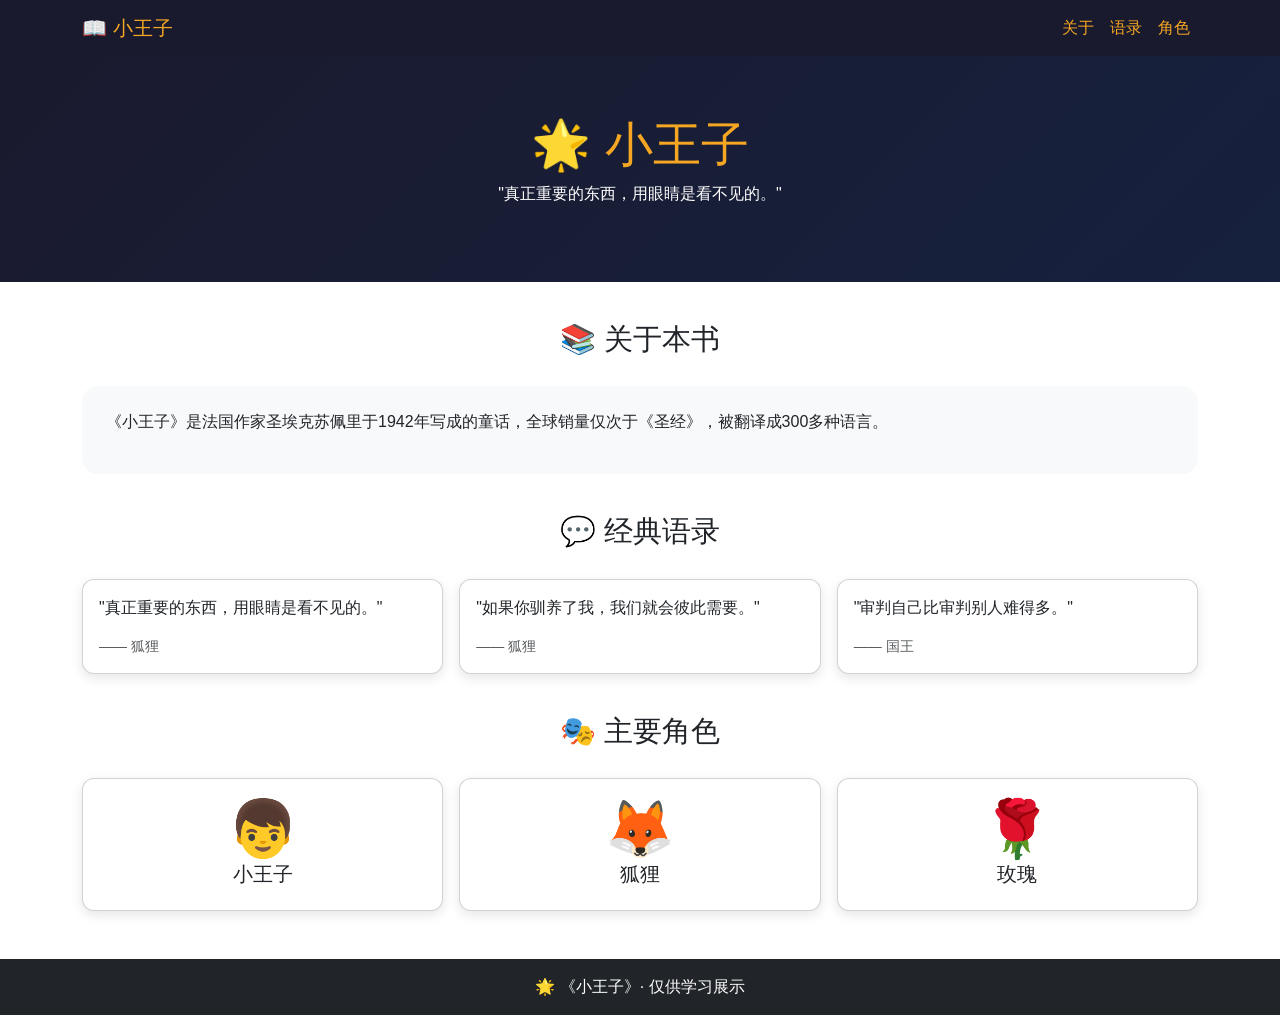
<file: book-project/index.html>
<!DOCTYPE html>
<html lang="zh-CN">
<head>
    <meta charset="UTF-8">
    <meta name="viewport" content="width=device-width, initial-scale=1.0">
    <title>《小王子》推荐</title>
    <link href="https://cdn.jsdelivr.net/npm/bootstrap@5.3.0/dist/css/bootstrap.min.css" rel="stylesheet">
    <link href="css/style.css" rel="stylesheet">
</head>
<body>

<nav class="navbar navbar-expand-lg">
    <div class="container">
        <a class="navbar-brand" href=" ">📖 小王子</a >
        <button class="navbar-toggler" data-bs-toggle="collapse" data-bs-target="#nav">
            <span class="navbar-toggler-icon"></span>
        </button>
        <div class="collapse navbar-collapse" id="nav">
            <ul class="navbar-nav ms-auto">
                <li class="nav-item"><a class="nav-link" href="#about">关于</a ></li>
                <li class="nav-item"><a class="nav-link" href="#quotes">语录</a ></li>
                <li class="nav-item"><a class="nav-link" href="#characters">角色</a ></li>
            </ul>
        </div>
    </div>
</nav>

<section class="hero">
    <h1>🌟 小王子</h1>
    <p>"真正重要的东西，用眼睛是看不见的。"</p >
</section>

<section id="about" class="container">
    <h2 class="section-title">📚 关于本书</h2>
    <div class="bg-light p-4 rounded-4">
        <p>《小王子》是法国作家圣埃克苏佩里于1942年写成的童话，全球销量仅次于《圣经》，被翻译成300多种语言。</p >
    </div>
</section>

<section id="quotes" class="container">
    <h2 class="section-title">💬 经典语录</h2>
    <div class="row g-3">
        <div class="col-md-4">
            <div class="card p-3">
                <p>"真正重要的东西，用眼睛是看不见的。"</p >
                <small class="text-muted">—— 狐狸</small>
            </div>
        </div>
        <div class="col-md-4">
            <div class="card p-3">
                <p>"如果你驯养了我，我们就会彼此需要。"</p >
                <small class="text-muted">—— 狐狸</small>
            </div>
        </div>
        <div class="col-md-4">
            <div class="card p-3">
                <p>"审判自己比审判别人难得多。"</p >
                <small class="text-muted">—— 国王</small>
            </div>
        </div>
    </div>
</section>

<section id="characters" class="container">
    <h2 class="section-title">🎭 主要角色</h2>
    <div class="row g-3">
        <div class="col-4 col-md-4">
            <div class="card text-center p-3">
                <div class="display-4">👦</div>
                <h5>小王子</h5>
            </div>
        </div>
        <div class="col-4 col-md-4">
            <div class="card text-center p-3">
                <div class="display-4">🦊</div>
                <h5>狐狸</h5>
            </div>
        </div>
        <div class="col-4 col-md-4">
            <div class="card text-center p-3">
                <div class="display-4">🌹</div>
                <h5>玫瑰</h5>
            </div>
        </div>
    </div>
</section>

<footer class="bg-dark text-white text-center py-3 mt-5">
    <p class="mb-0">🌟 《小王子》· 仅供学习展示</p >
</footer>
<script src="https://cdn.jsdelivr.net/npm/bootstrap@5.3.0/dist/js/bootstrap.bundle.min.js"></script>
</body>
</html>
</file>
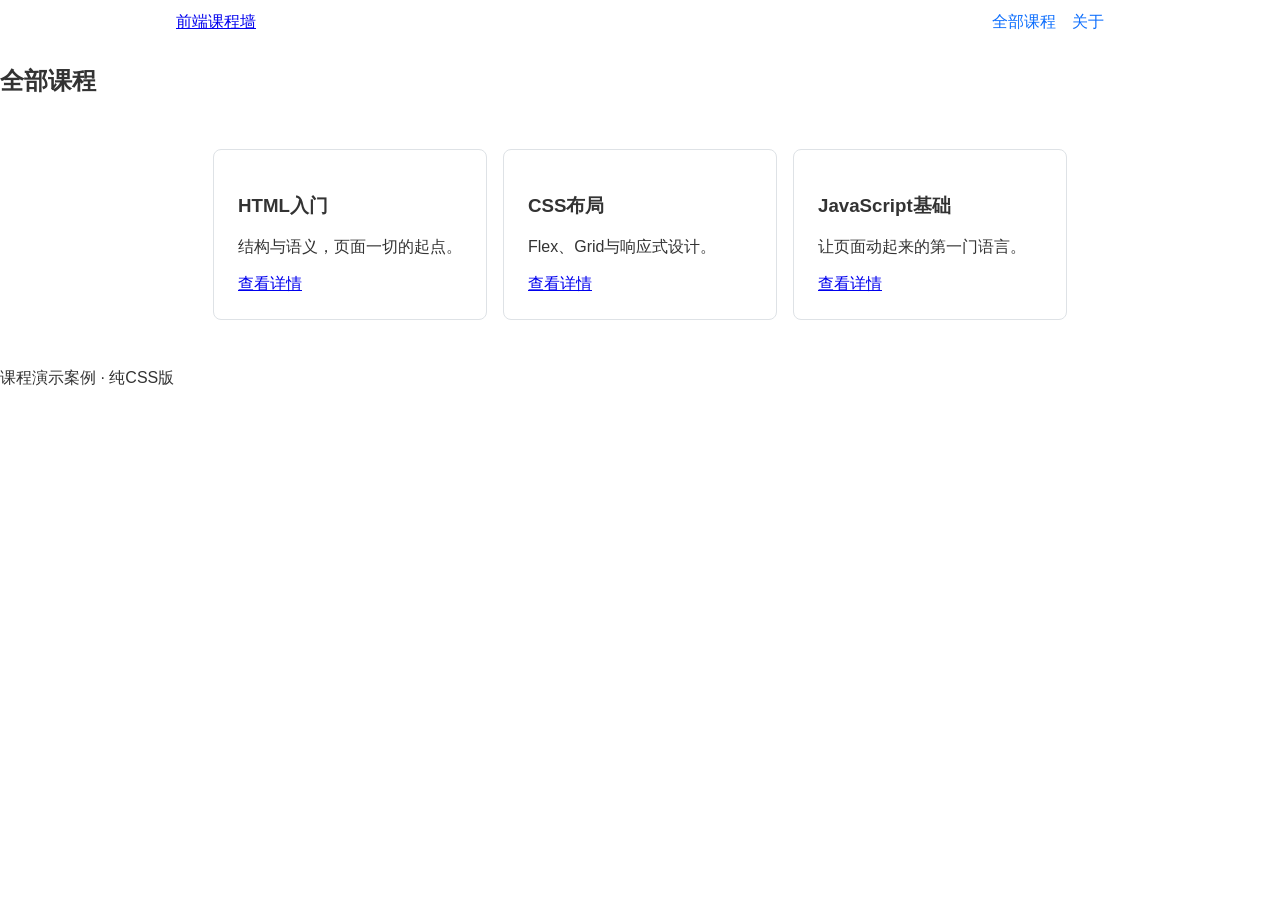
<file: courses-page/index.html>
<!DOCTYPE html>
<html lang="zh-CN">
<head>
  <meta charset="UTF-8">
  <meta name="viewport" content="width=device-width, initial-scale=1.0">
  <title>课程展示</title>
  <link rel="stylesheet" href="css/courses.css">
</head>
<body>
  <header class="site-header">
    <div class="nav-wrap">
      <a class="logo" href="#">前端课程墙</a>
      <nav class="main-nav">
        <a href="#courses">全部课程</a>
        <a href="#about">关于</a>
      </nav>
    </div>
  </header>
  <main>
    <section id="courses">
      <h2>全部课程</h2>
      <div class="card-grid">
      <div class="card-grid">
  <article class="course-card">
    <h3>HTML入门</h3>
    <p>结构与语义，页面一切的起点。</p>
    <a href="#">查看详情</a>
  </article>
  <article class="course-card">
    <h3>CSS布局</h3>
    <p>Flex、Grid与响应式设计。</p>
    <a href="#">查看详情</a>
  </article>
  <article class="course-card">
    <h3>JavaScript基础</h3>
    <p>让页面动起来的第一门语言。</p>
    <a href="#">查看详情</a>
  </article>
</div>

      </div>
    </section>
  </main>
  <footer><p>课程演示案例 · 纯CSS版</p></footer>
</body>
</html>
</file>
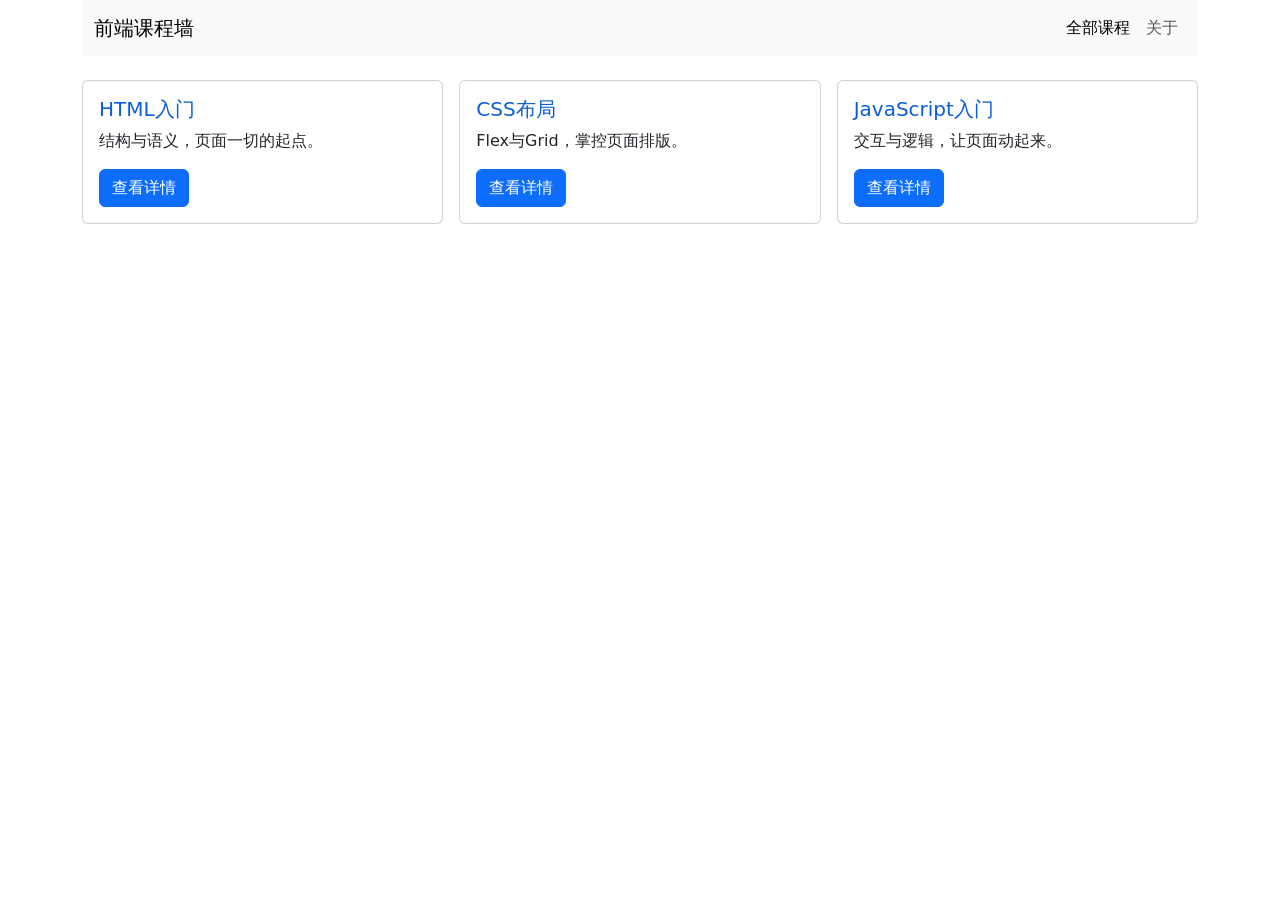
<file: courses-page/bootstrap.html>
<!DOCTYPE html>
<html lang="zh-CN">
<head>
 	 <meta charset="UTF-8">
  	<meta name="viewport" content="width=device-width, initial-scale=1.0">
	<title>课程展示-Bootstrap版</title>
	<link href="https://cdn.jsdelivr.net/npm/bootstrap@5.3.0/dist/css/bootstrap.min.css" rel="stylesheet">
	<link href="css/override.css" rel="stylesheet">
	</head>
	<body>
<div class="container">
  <nav class="navbar navbar-expand-md bg-body-tertiary mb-4">
    <div class="container">
      <a class="navbar-brand" href="#">前端课程墙</a>
      <div class="navbar-nav">
        <a class="nav-link active" href="#">全部课程</a>
        <a class="nav-link" href="#">关于</a>
      </div>
    </div>
  </nav>
<div class="row g-3">
    <div class="col-md-6 col-lg-4">
      <div class="card">
        <div class="card-body">
          <h5 class="card-title">HTML入门</h5>
          <p class="card-text">结构与语义，页面一切的起点。</p>
          <a href="#" class="btn btn-primary">查看详情</a>
        </div>
      </div>
    </div>
<div class="col-md-6 col-lg-4">
      <div class="card">
        <div class="card-body">
          <h5 class="card-title">CSS布局</h5>
          <p class="card-text">Flex与Grid，掌控页面排版。</p>
          <a href="#" class="btn btn-primary">查看详情</a>
        </div>
      </div>
    </div>
<div class="col-md-6 col-lg-4">
      <div class="card">
        <div class="card-body">
          <h5 class="card-title">JavaScript入门</h5>
          <p class="card-text">交互与逻辑，让页面动起来。</p>
          <a href="#" class="btn btn-primary">查看详情</a>
        </div>
      </div>
    </div>
 </div>
</div>
</body>
</html>
</file>
<file: book-project/css/style.css>
* { margin: 0; padding: 0; box-sizing: border-box; }
body { font-family: "Microsoft YaHei", sans-serif; }

.navbar { background: #1a1a2e !important; }
.navbar-brand, .nav-link { color: #f5a623 !important; }

.hero {
    background: linear-gradient(135deg, #1a1a2e, #16213e);
    color: #fff;
    text-align: center;
    padding: 60px 20px;
}
.hero h1 { font-size: 3rem; color: #f5a623; }

.section-title {
    text-align: center;
    font-size: 1.8rem;
    margin: 40px 0 30px;
}

.card {
    border-radius: 12px;
    box-shadow: 0 4px 12px rgba(0,0,0,0.1);
    transition: 0.3s;
    height: 100%;
}
.card:hover { transform: translateY(-4px); }

@media (max-width: 768px) {
    .hero h1 { font-size: 2rem; }
}
@media (max-width: 576px) {
    .hero h1 { font-size: 1.8rem; }
    .display-4 { font-size: 2.5rem; }
}
</file>
<file: courses-page/css/courses.css>
* { box-sizing: border-box; }

body {
  font-family: "Microsoft YaHei", sans-serif;
  margin: 0;
  color: #333;
}

.nav-wrap {
  max-width: 960px;
  margin: 0 auto;
  padding: 12px 16px;
  display: flex;
  justify-content: space-between;
  align-items: center;
  flex-wrap: wrap;
  gap: 8px;
}

.main-nav {
  display: flex;
  gap: 16px;
}

.main-nav a { text-decoration: none; color: #0d6efd; }
.card-grid {
  max-width: 960px;
  margin: 0 auto;
  padding: 16px;
  display: grid;
  grid-template-columns: repeat(auto-fit, minmax(260px, 1fr));
  gap: 16px;
}

.course-card {
  border: 1px solid #dee2e6;
  border-radius: 8px;
  padding: 16px;
}

@media (min-width: 992px) {
  .course-card { padding: 24px; }
}
</file>
<file: courses-page/css/override.css>
.card .card-title {
  color: #0b5ed7;
}
</file>
